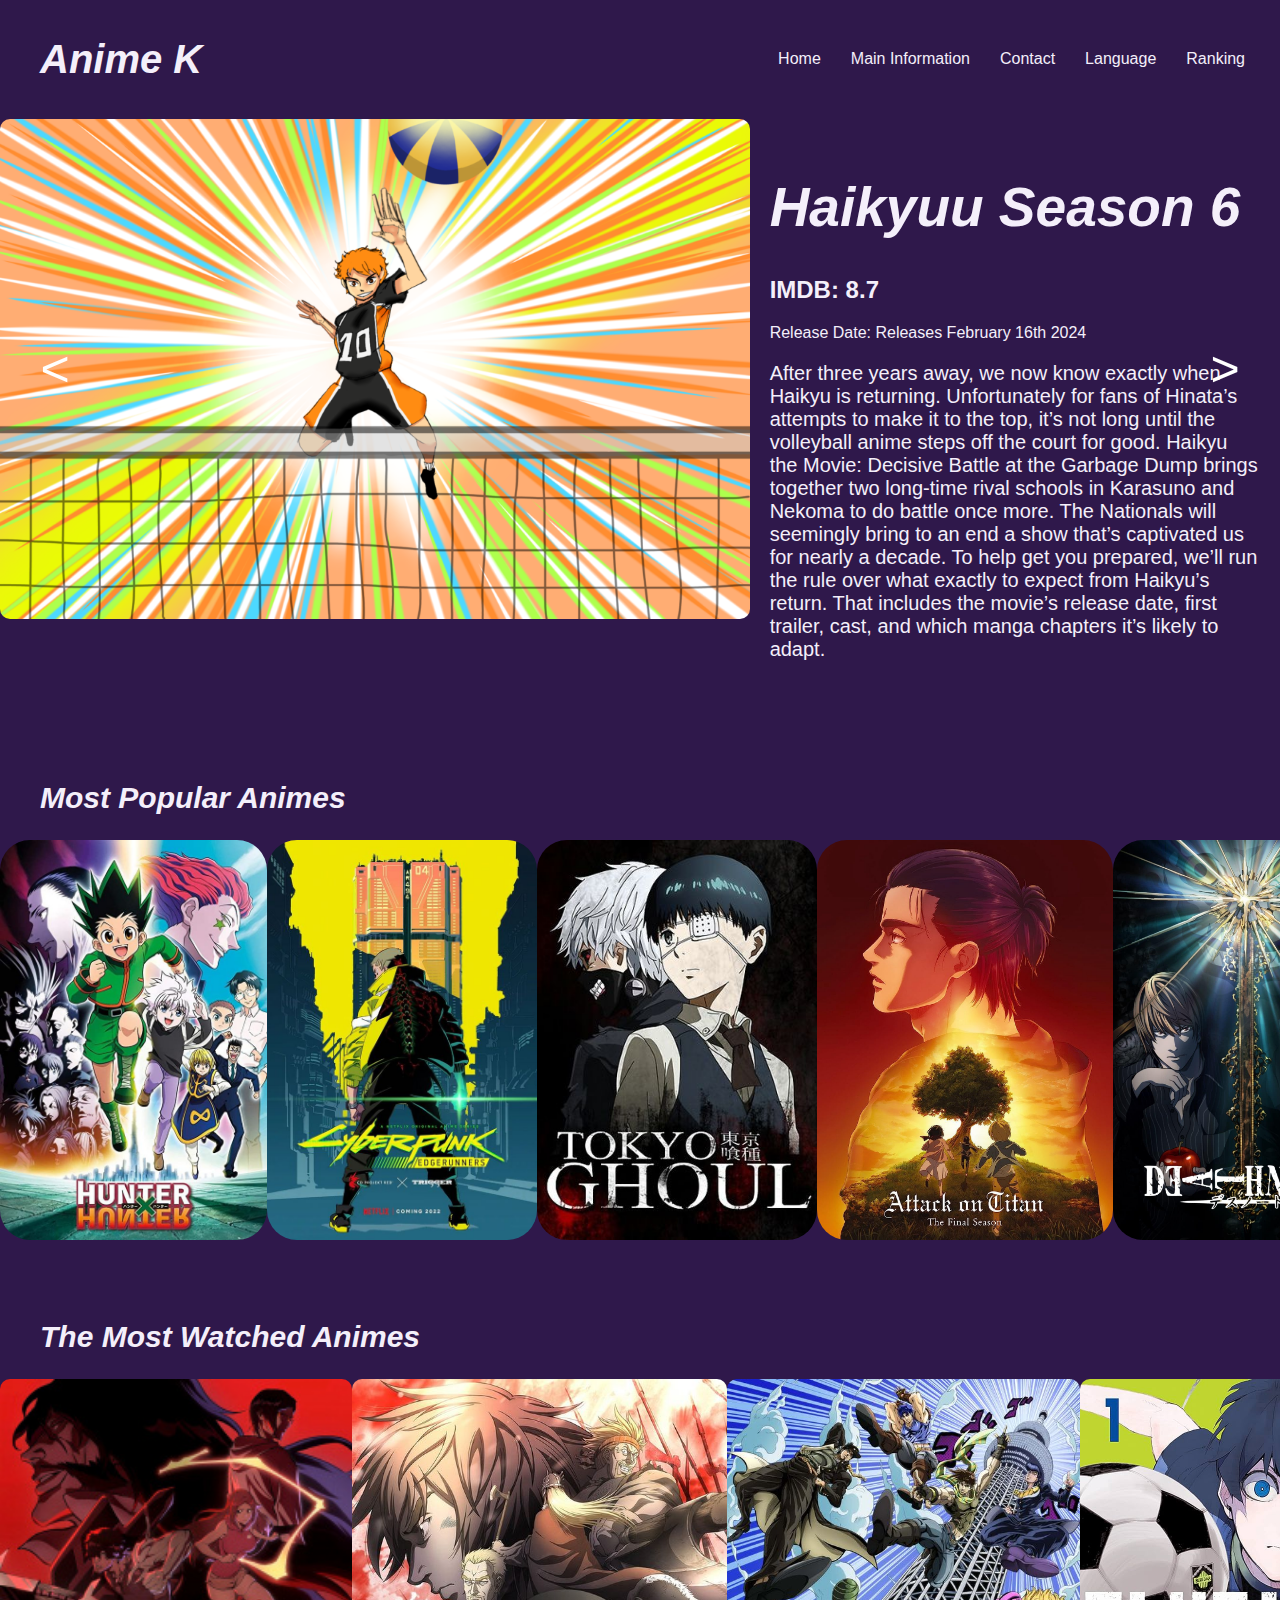
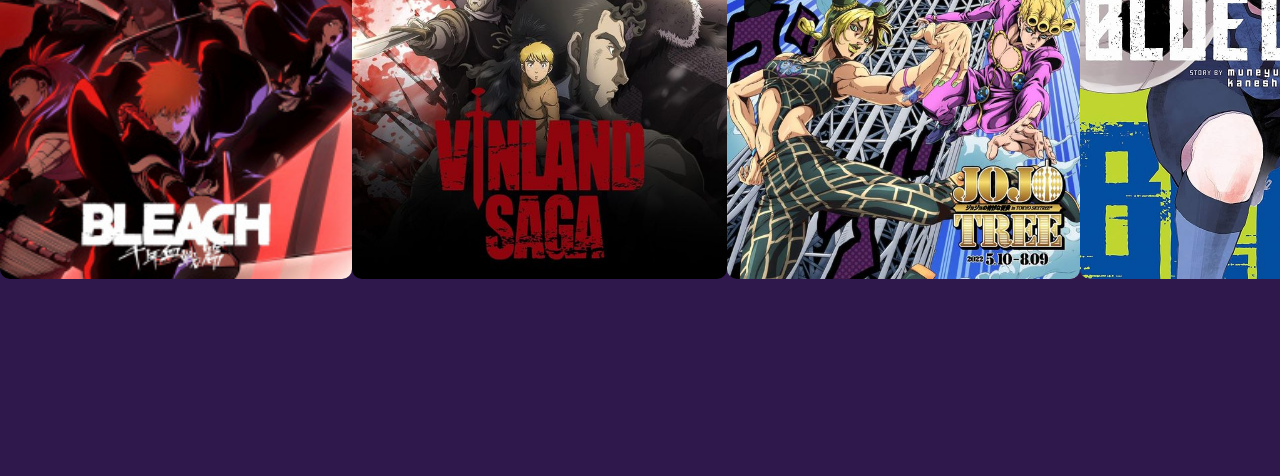
<file: index.html>
<!DOCTYPE html>
<html lang="en">
<head>
    <meta charset="UTF-8">
    <meta name="viewport" content="width=device-width, initial-scale=1.0">
    <title>Anime K</title>
    <link rel="stylesheet" href="style.css">
</head>
<body>
    <header>
        <div>
            <h1 class="anime">Anime K</h1>
        </div>
        <nav>
            <li>
                <a href="#">Home</a>
            </li>
            <li>
                <a href="#">Main Information</a>
            </li>
            <li>
                <a href="#">Contact</a>
            </li>

            <li class="dropdown">
                <a href="#">
                    <span>Language</span>
                </a>
                <div class="drop-content">
                    <a class="drop-menu" href="" >EN</a>
                    <a class="drop-menu" href="" onclick="showTranslateWidget">KA</a>
                </div>
            </li>
        
            <li class="dropdown">
                <a href="#">
                    <span>Ranking</span>
                </a>
                <div class="drop-content">
                    <a class="drop-menu" href="/Sign In/signin.html" >Sign In</a>
                    <a class="drop-menu" href="/Sign up/signup.html">Sign Up</a>
                </div>
            </li>        
        </nav>
    </header>
    <div class="slider">
        <div class="slider-content"></div>
        <button onclick="prevSlide()" class="pagination prev"> < </button>
        <button onclick="nextSlide()" class="pagination next"> > </button>
    </div>
    <div class="slider2">
        <h2 class="popular">Most Popular Animes</h2>
        <div class="popularAnimes">
            <img src="/Images/mostpopularanimes/hunterxhunter.jpg" class="hunter">
            <img src="/Images/mostpopularanimes/syberpunk.jpg" class="hunter">
            <img src="/Images/mostpopularanimes/tokyooghoul.jpg" class="hunter">
            <img src="/Images/mostpopularanimes/attack on titan.jpg" class="hunter">
            <img src="/Images/mostpopularanimes/death note.jpg" class="hunter">
        </div>
    </div>

    <div>
        <h2 class="popular">The Most Watched Animes</h2>
        <div class="popularAnimes1">
            <img src="/Images/mostwatchedanimes/bleach.jpg" id="watch" class="watch" data-title="Bleach" data-description="IMDB: 9">
            <img src="/Images/mostwatchedanimes/vinlandsaga.jpg" id="watch" class="watch" data-title="Vinland Saga" data-description="IMDB: 9">
            <img src="/Images/mostwatchedanimes/jojo.jpg" id="watch" class="watch" data-title="Jojo" data-description="IMDB: 8.5">
            <img src="/Images/mostwatchedanimes/blue lock.jpg" id="watch" class="watch" data-title="Blue Lock" data-description="IMDB: 8.3">
        </div>
    </div>

    <footer>
        <div class="footer">
            <div>
                <h3 class="contact">Contact</h3>
                <p class="info">Mobile Number: +995-555-00-00-00</p>
                <p class="info">Email: animek@animek.ge</p>
            </div>
        </div>
    </footer>
    

    <script src="node.js"></script>
</body>
</html>
</file>
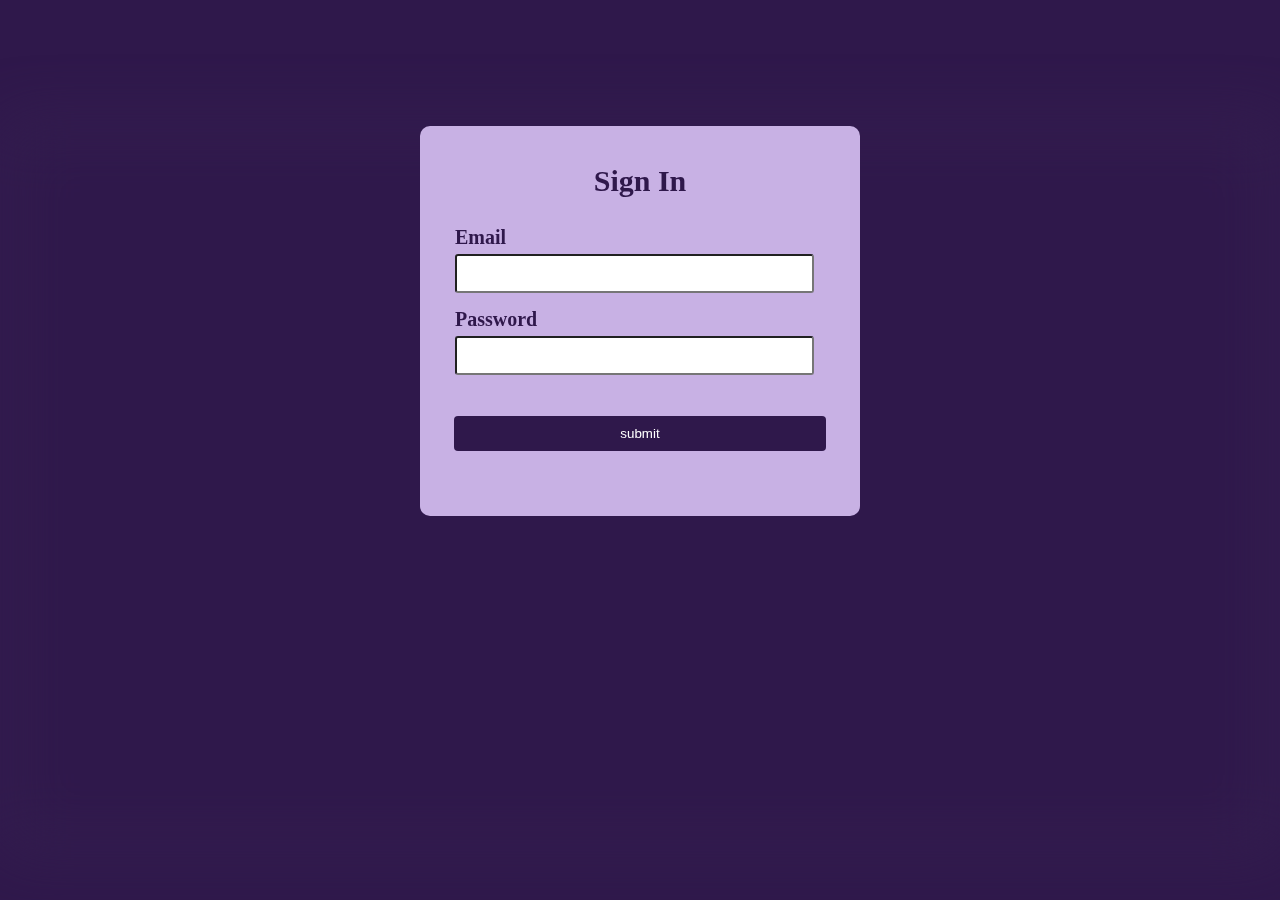
<file: Sign In/signin.html>
<!DOCTYPE html>
<html lang="en">
<head>
  <meta charset="UTF-8">
  <meta name="viewport" content="width=device-width, initial-scale=1.0">
  <title>Sign In</title>
  <link rel="stylesheet" href="signin.css">
</head>
<body>  
    <div>
        <img class="blur-background">
    </div>
    <div class="box"><br>
        <div class="text1"><span>Sign In</span></div><br>
        <form id="form" novalidate>
        <div id="email">
            <label for="email">Email</label><br>
            <input type="email" id="emailInput" name="email"><br>
        </div>
        <span id="alert1" style="display: none; color: red; ">Please enter email</span>
        <span id="alert2" style="display: none; color: red; ">Please enter Valid email !</span>
        <div id="password">
            <label for="password">Password</label><br>
            <input type="password" id="passwordInput" name="password">
        </div>
        <span id="alert3" style="display: none; color: red; ">Please enter password</span>
        <span id="alert4" style="display: none; color: red; ">Please enter a password that is longer than 8 characters</span><br><br>
        </form>
        <button id="submit">submit</button><br>
    </div>

    <script src="signin.js"></script>
</body>
</html>
</file>
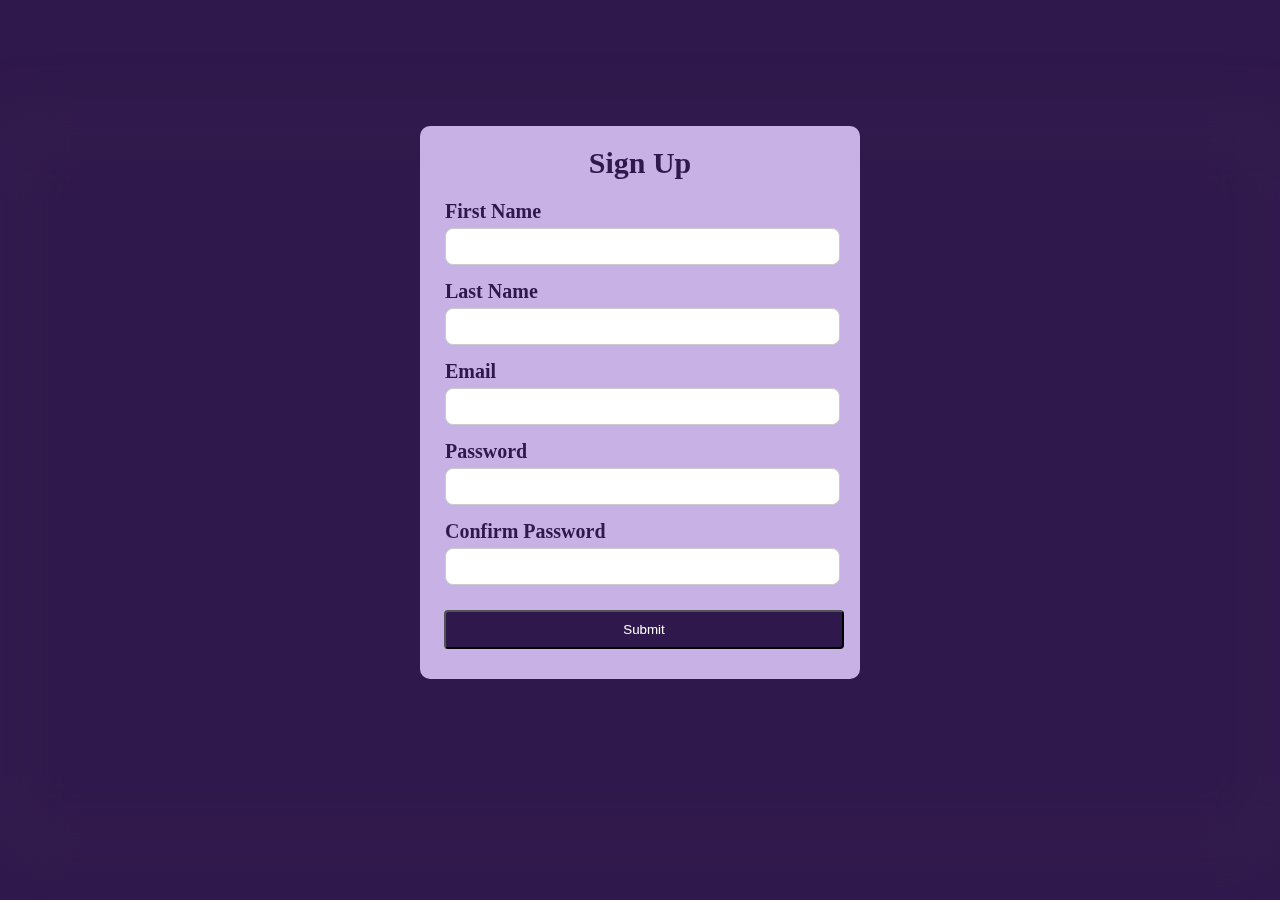
<file: Sign up/signup.html>
<!DOCTYPE html>
<html lang="en">
<head>
    <meta charset="UTF-8">
    <meta name="viewport" content="width=device-width, initial-scale=1.0">
    <title>Sign up</title>
    <link rel="stylesheet" href="signup.css">
</head>
<body>
    <div>
        <img class="blur-background">
    </div>
    <div class="box">
        <div class="text1"><span>Sign Up</span></div>
        <form id="form" novalidate>
            <div class="input-field">
                <label class="text2" for="firstName">First Name</label><br>
                <input type="text" id="firstNameInput" name="firstName">
                <span class="alert" id="alertFirstName" style="display: none;">Please enter your first name</span>
            </div>
            <div class="input-field">
                <label class="text2" for="lastName">Last Name</label><br>
                <input type="text" id="lastNameInput" name="lastName">
                <span class="alert" id="alertLastName" style="display: none;">Please enter your last name</span>
            </div>
            <div class="input-field">
                <label class="text2" for="email">Email</label><br>
                <input type="email" id="emailInput" name="email">
                <span class="alert" id="alertEmail1" style="display: none;">Please enter an email</span>
                <span class="alert" id="alertEmail2" style="display: none;">Please enter a valid email</span>
            </div>
            <div class="input-field">
                <label class="text2" for="password">Password</label><br>
                <input type="password" id="passwordInput" name="password">
                <span class="alert" id="alertPassword1" style="display: none;">Please enter a password</span>
                <span class="alert" id="alertPassword2" style="display: none;">Password must be at least 8 characters long</span>
            </div>
            <div class="input-field">
                <label class="text2" for="repeatPassword">Confirm Password</label><br>
                <input type="password" id="repeatPasswordInput" name="repeatPassword">
                <span class="alert" id="alertRepeatPassword" style="display: none;">Passwords do not match</span>
            </div>
        </form>
        <button id="submit">Submit</button>
        <div id="congratulationsMessage" style="color: green; margin-top: 10px;"></div>
    </div>    

    <script src="signup.js"></script>
</body>
</html>
</file>
<file: style.css>
body {
    margin: 0;
    font-family: Arial, sans-serif;
    background-color: #2f184b;
}

header {
    color: #F4EFFA;
    padding: 10px;
    display: flex;
    justify-content: space-between;
    align-items: center;
}

.anime{
    margin-left: 30px;
    font-size: 40px;
    font-style: italic;
}

nav {
    padding: 10px;
    text-align: center;
    position: relative;
    display: flex;
}

nav li a{
    color: #F4EFFA;
    text-decoration: none;
    padding: 10px;
    margin: 0 5px;
    border-radius: 20px;
}

nav a:hover {
    background-color: #9B72CF;
    border-radius: 20px;
}

.drop-content {
    display: none;
    position: absolute;
    top: 30px;
    left: 0;
    padding: 5px;
    border-radius: 10px;
    width: 90px;
    background-color: #F4EFFA;
}

.drop-content a {
    color: #2f184b;
    display: block;
    padding: 10px;
    margin: 0 5px;
}

.dropdown {
    position: relative;
}

.dropdown:hover
.drop-content {
    display: block;
    z-index: 1000;
}

.drop-content a:hover {
    background-color: #7E57C2;
}
.dropdown .drop-content .drop-menu{
    margin-top: 10px;
}
li{
    list-style: none;
}
.img1{
    max-width: 800px;
    width: 100%;
    height: 500px;
    object-fit: cover;
    border-radius: 10px;
}
.anime-info {
    padding: 20px;
    color: #F4EFFA;
    text-align: left;
    max-width: 800px;
}
.satauri{
    font-size: 55px;
    color: #F4EFFA;
    font-style: italic;
}
.imdb1{
    color: #F4EFFA;
}
.releases1{
    color: #F4EFFA;
}
.info1{
    left: 0;
    right: 0;
    font-size: 20px;
    color: #F4EFFA;
}

.slide{
    display: none;
    width: 100%;
    justify-content: center;
}
.slide.active{
    display: flex;
}

.slider{
    position: relative;
}

.pagination{
    position: absolute;
    width: 50px;
    height: 100px;
    background-color: transparent;
    font-size: 50px;
    top: 200px;
    outline: none;
    border: 0;
    cursor: pointer;
    color: white;
}
.prev{
    left: 30px;
}

.next{
    right: 30px;
}

.popular{
    color: #F4EFFA;
    font-style: italic;
    margin-left: 40px;
    font-size: 30px;
    margin-top: 80px;
}

.popularAnimes{
    position: relative;
    display: flex;
    justify-content: space-evenly;
}

.hunter{
    width: 300px;
    height: 400px;
    border-radius: 30px;
    justify-content: flex-start;    
}

.popularAnimes1{
    position: relative;
    display: flex;
    justify-content: space-evenly;
}

.watch{
    width: 400px;
    height: 500px;
    border-radius: 10px;
}


footer{
    background-color: #2f184b;
    width: 99.7%;
    height: 180px;
    border: #2f184b;
}

.footer{
    display: flex;
}

.contact{
    color: #F4EFFA;
    margin-left: 1550px;
    font-size: 20px;
    margin-top: 50px;
    left: 0;
}

.info{
    color: #F4EFFA;
    margin-left: 1550px;
    font-size: 16px;
}
</file>
<file: Sign In/signin.css>
body{
    background-color: #2F184B;
}
.blur-background {
  position: absolute;
  background-color: #2F184B;
  width: 99%;
  height: 80%;
  filter: blur(30px);
  object-fit: cover;
}

.box {
    border-radius: 10px;
    margin: auto;
    height: 350px;
    width: 400px;
    text-align: center;
    background-color: #C8B1E4;
    padding: 20px;
    filter: brightness();
    margin-top: 10%;
}

.text1 {
    font-weight: bold;
    font-size: 30px;
    color: #2F184B;
}

#email, #password {
    text-align: left;
    margin-left: 15px;
    margin-top: 10px;
    color: #2F184B;
    font-size: 20px;
    font-weight: bold;
}

input {
    width: 87%;
    padding: 10px;
    margin: 5px 0;
    border-radius: 3px;
}
button {
    width: 93%;
    padding: 10px;
    background-color:  #2F184B;
    color: white;
    border: none;
    border-radius: 4px;
    cursor: pointer;
}
</file>
<file: Sign up/signup.css>
body{
    background-color: #2F184B;
}
.blur-background {
  position: absolute;
  background-color: #2F184B;
  width: 99%;
  height: 80%;
  filter: blur(30px);
  object-fit: cover;
}
.box {
    border-radius: 10px;
    width: 400px;
    text-align: center;
    background-color: #C8B1E4;
    padding: 20px;
    filter: brightness();
    margin: auto;
    margin-top: 10%;    
}

.text1 {
    font-weight: bold;
    margin-bottom: 20px;
    font-size: 30px;
    color: #2F184B;
}

.text2 {
    font-weight: bold;
    font-size: 20px;
    color: #2F184B;
}

.input-field {
    text-align: left;
    margin-left: 5px;
    margin-top: 10px;
    color: #2F184B;
    font-size: 15px;
}

input {
    width: calc(100% - 22px); 
    padding: 10px;
    margin: 5px 0;
    border: 1px solid #ccc;
    border-radius: 8px;
}

button {
    padding: 10px;
    border-radius: 4px;
    cursor: pointer;
    margin-top: 20px;
    margin-left: 4px;
    width: 100%;
    padding: 10px;
    background-color:  #2F184B;
    color: white;
}

.alert {
    display: none;
    color: red;
}
.congratulationsMessage {
    width: calc(100% - 5px); 
    padding: 10px;
    color: white;
    border: none;
    border-radius: 4px;
    cursor: pointer;
    margin-top: 20px;
    margin-left: 4px;
}
</file>
